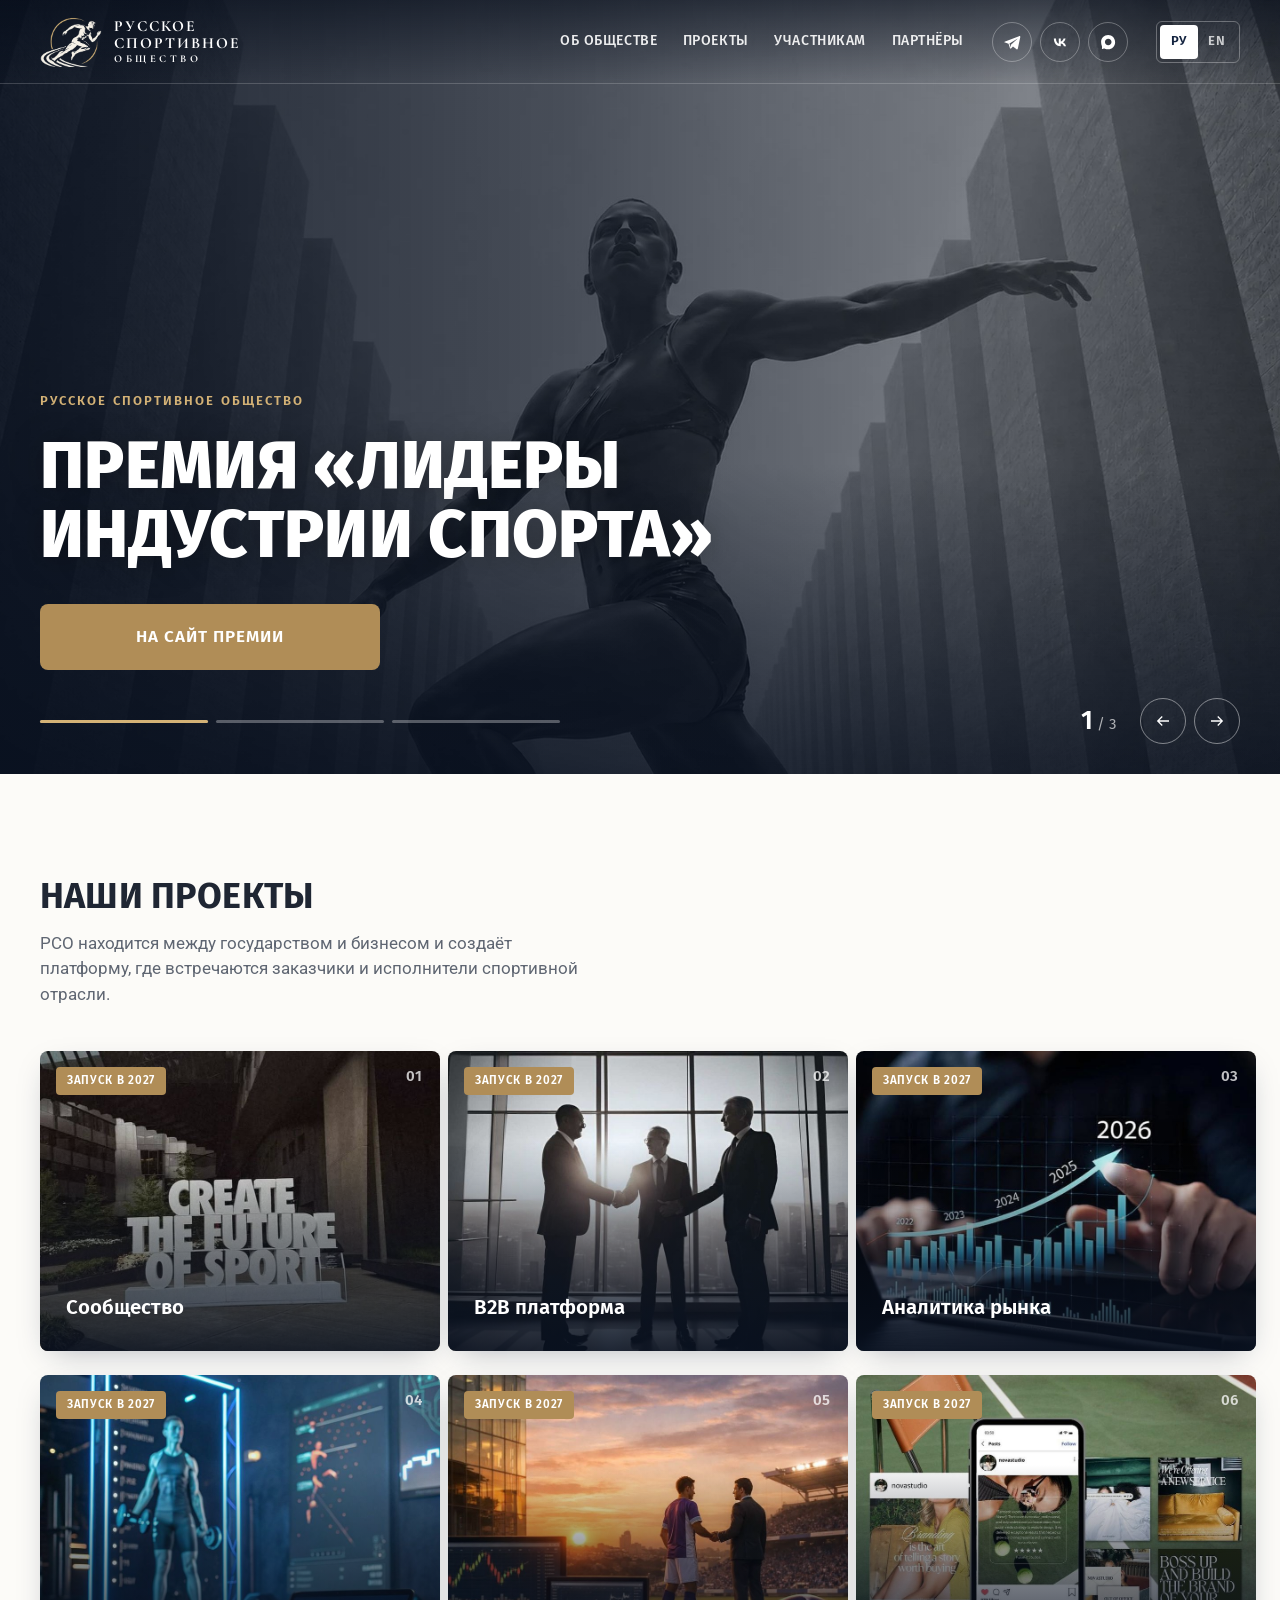
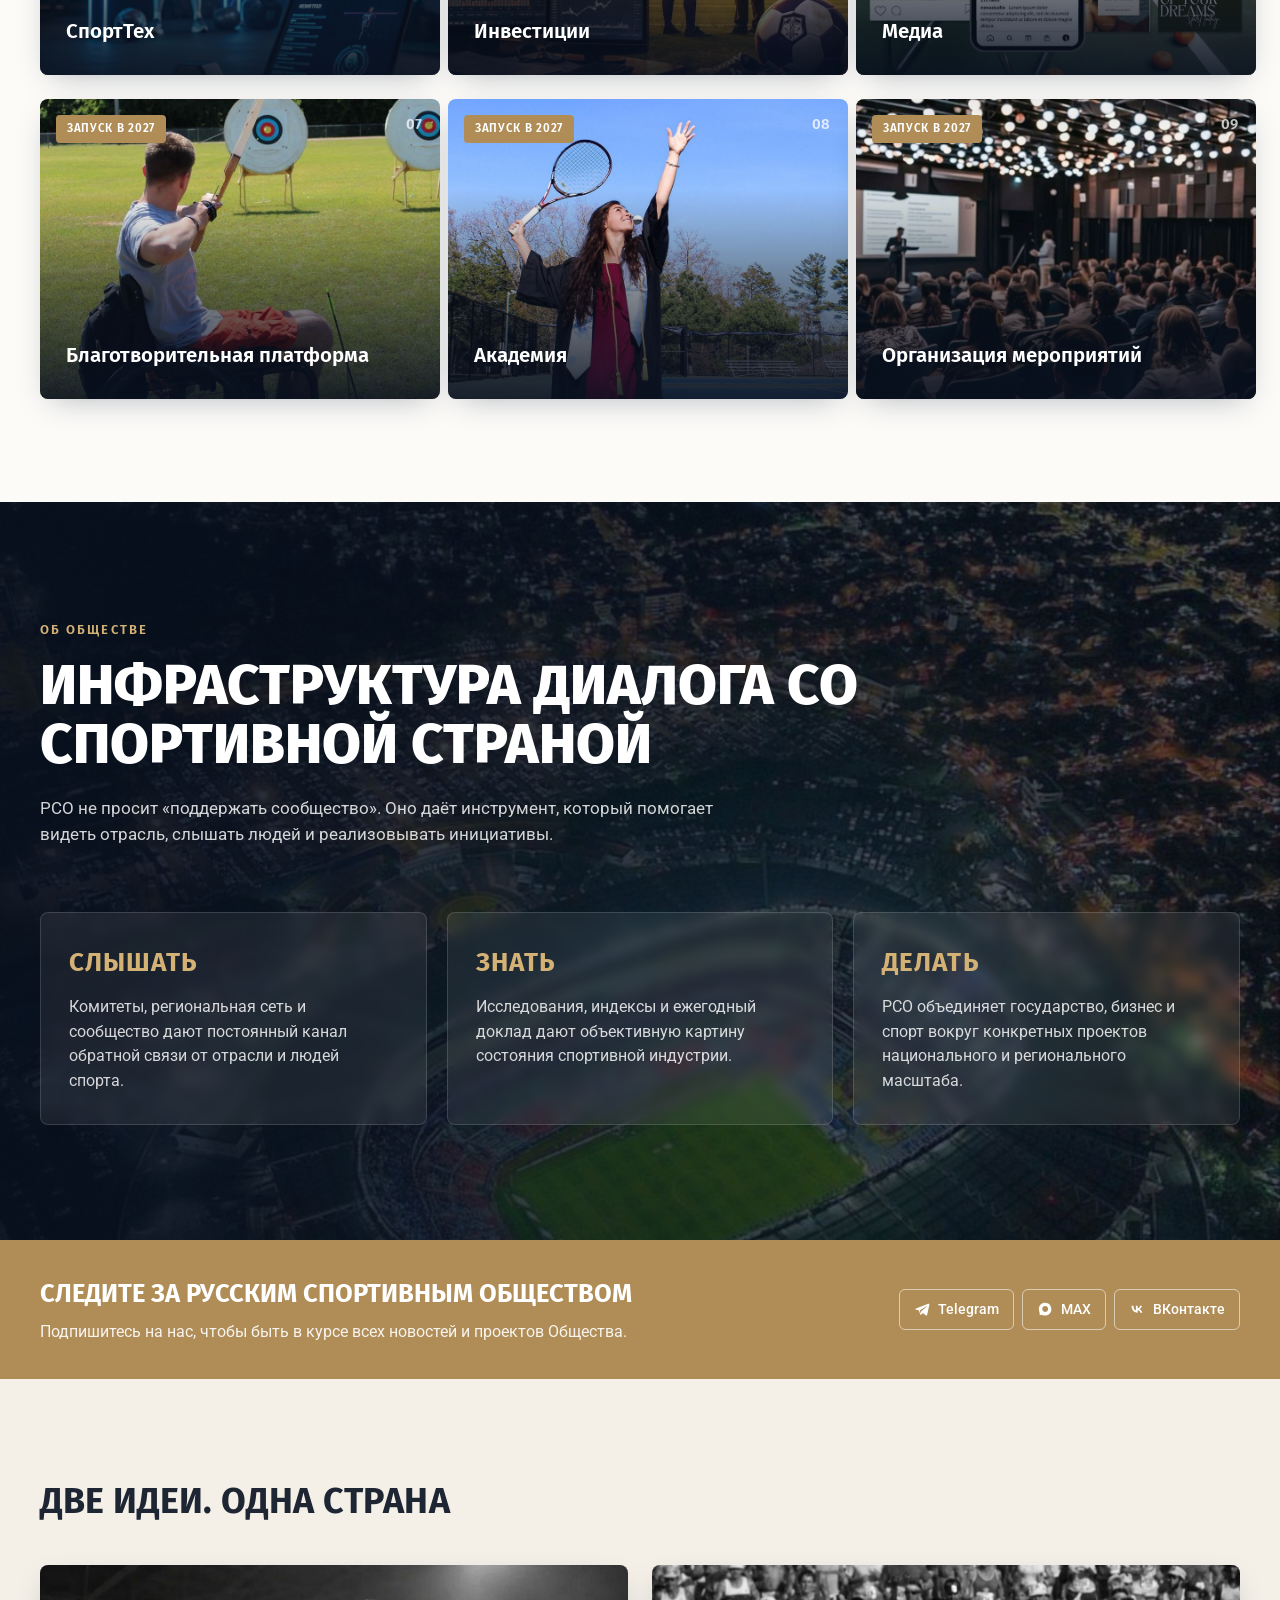
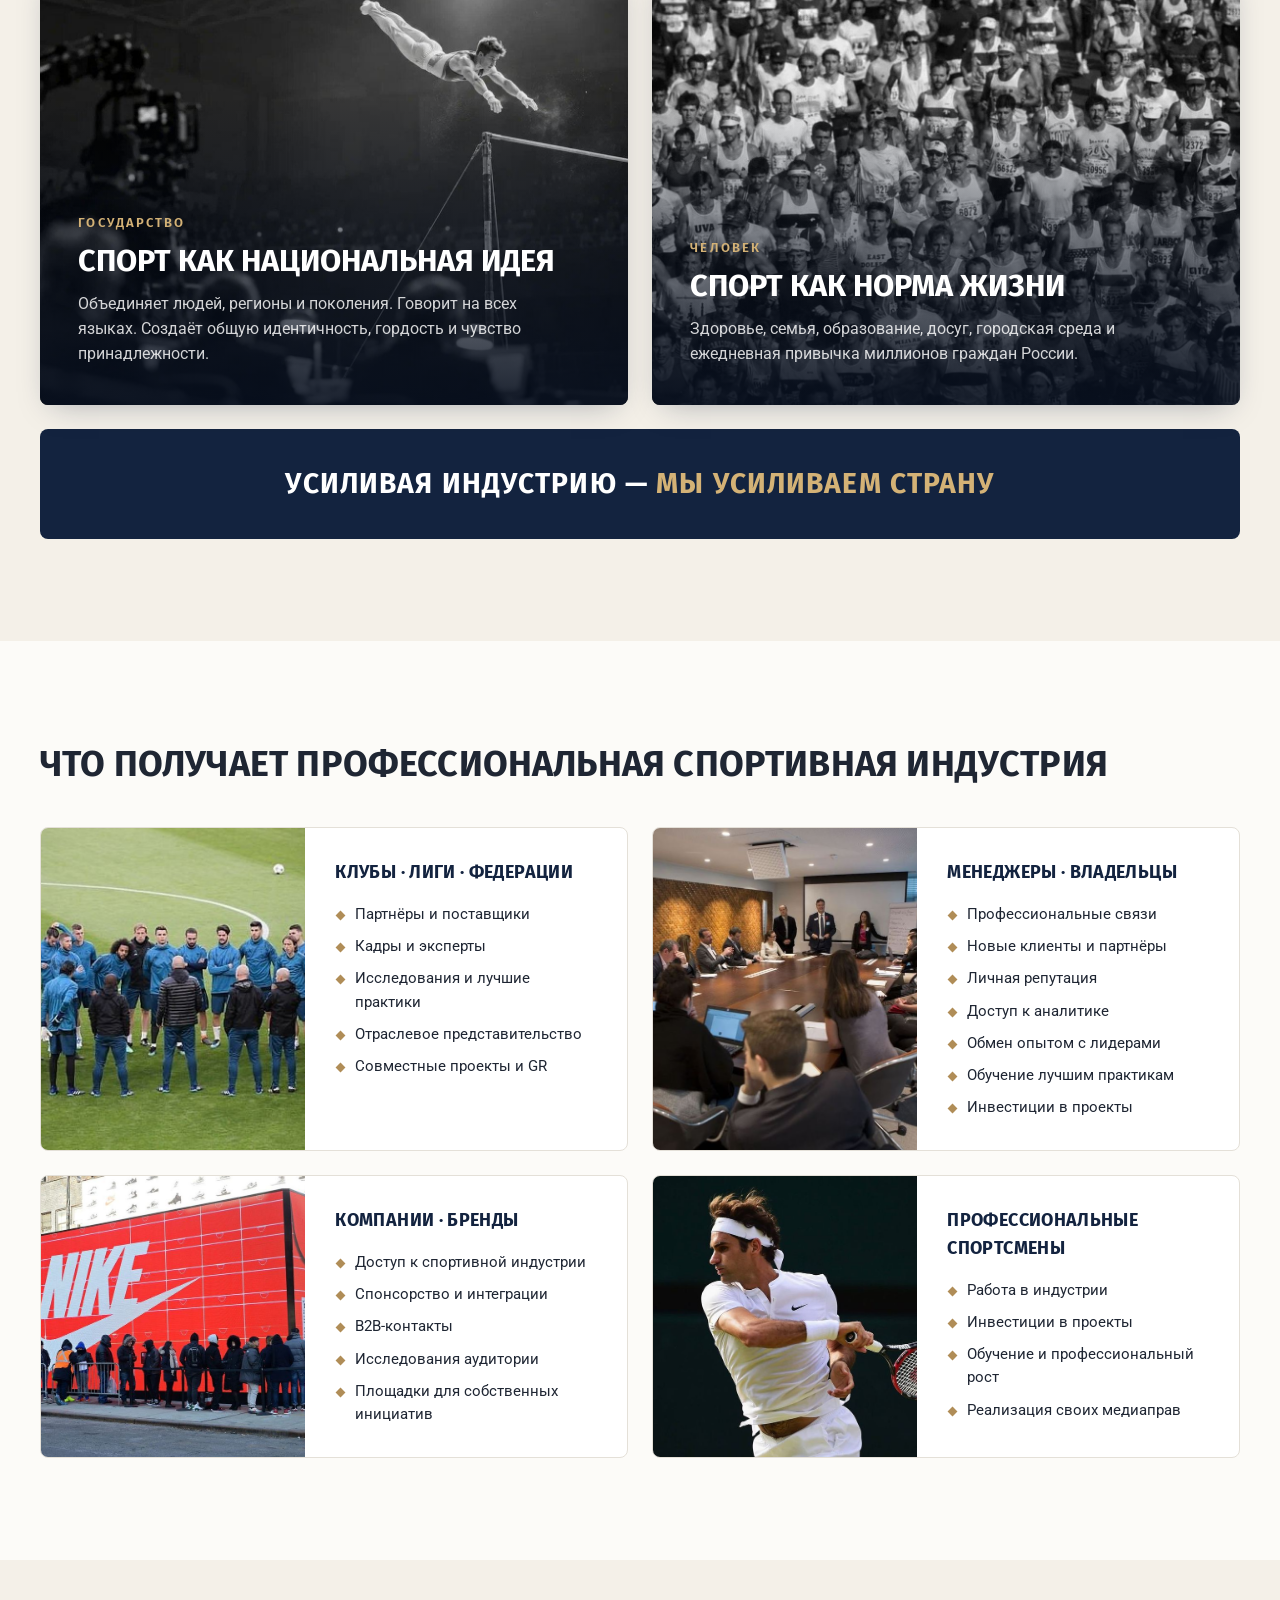
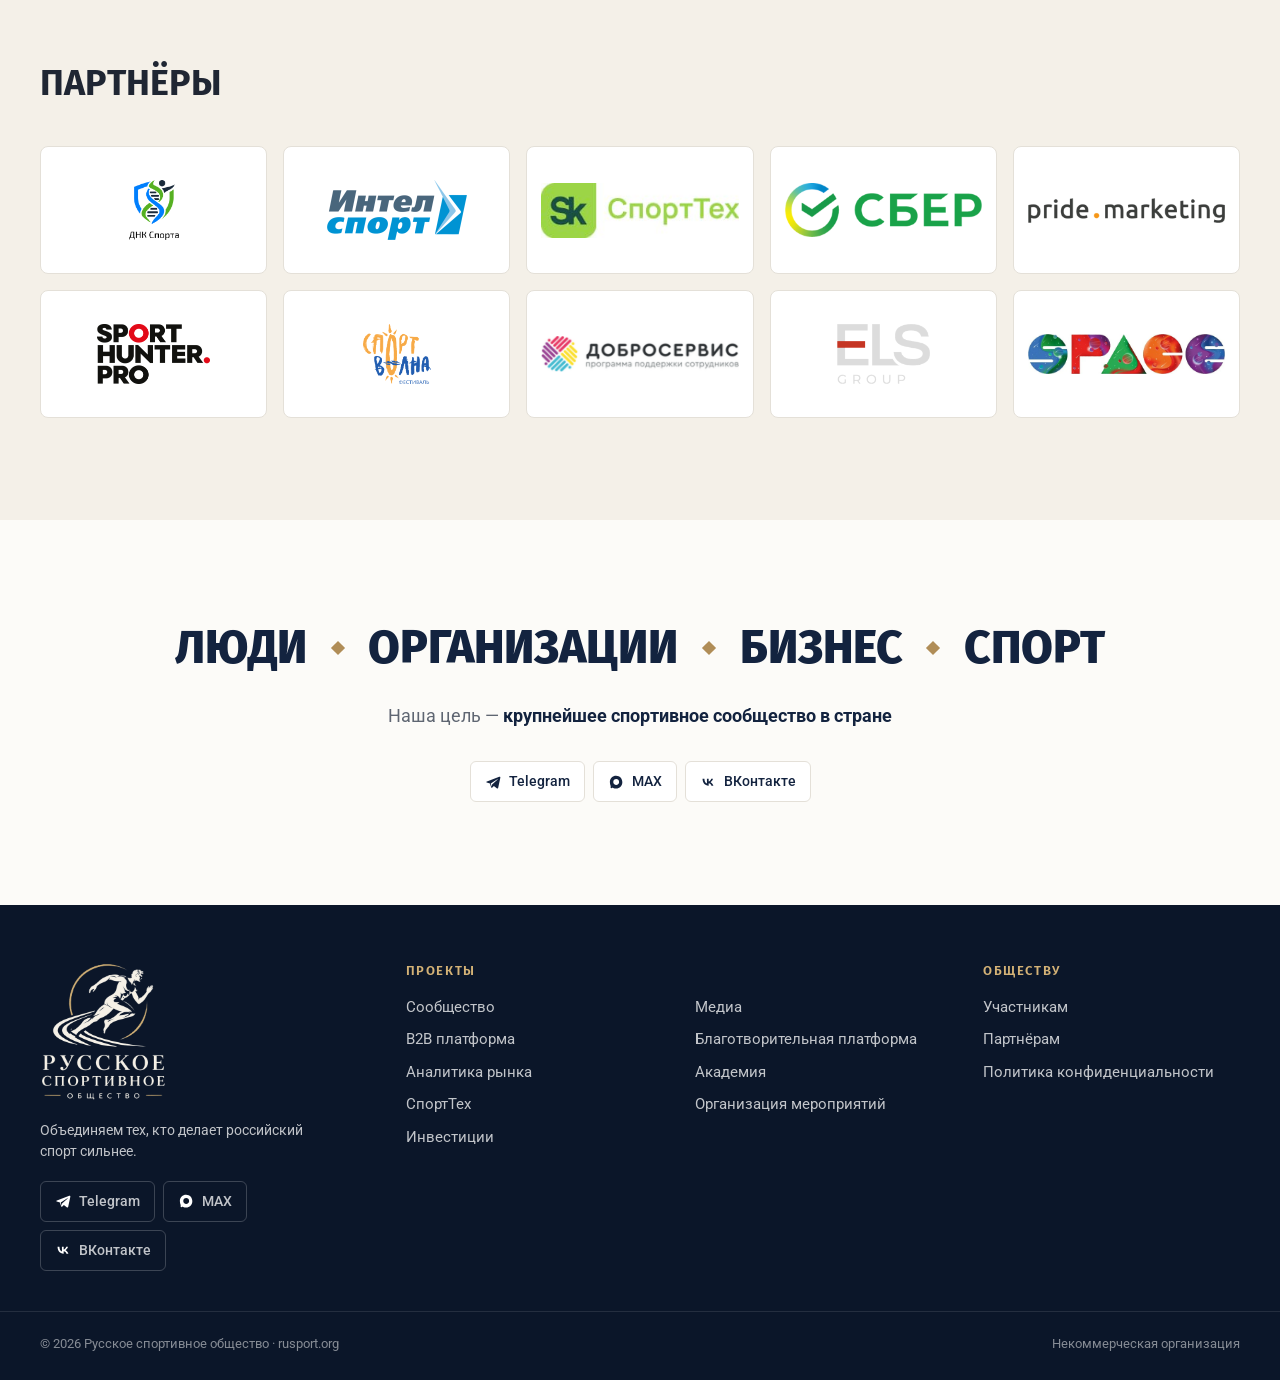
<file: index.html>
<!doctype html>
<html lang="ru">
<head>
  <meta charset="utf-8">
  <meta name="viewport" content="width=device-width, initial-scale=1">
  <title>Русское спортивное общество — объединяем тех, кто делает российский спорт сильнее</title>
  <meta name="description" content="Русское спортивное общество (РСО) — некоммерческая организация, объединяющая предпринимателей, руководителей и экспертов индустрии спорта. Платформа, где встречаются государство, бизнес и спорт.">
  <meta property="og:title" content="Русское спортивное общество">
  <meta property="og:description" content="Объединяем тех, кто делает российский спорт сильнее.">
  <meta property="og:image" content="assets/img/og.jpg">
  <meta name="theme-color" content="#13233f">
  <link rel="icon" href="assets/img/favicon.png?v=2">
  <link rel="apple-touch-icon" href="assets/img/apple-touch-icon.png">
  <link rel="preconnect" href="https://fonts.googleapis.com">
  <link rel="preconnect" href="https://fonts.gstatic.com" crossorigin>
  <link href="https://fonts.googleapis.com/css2?family=Fira+Sans:wght@500;600;700;800&family=Roboto:wght@400;500&family=Cormorant+Garamond:ital,wght@0,700;1,500&display=swap" rel="stylesheet">
  <link rel="preload" as="image" href="assets/img/photos/hero-premium.jpg" fetchpriority="high">
  <link rel="stylesheet" href="assets/css/style.css?v=20261023">
</head>
<body data-page="home" class="page-home">
  <div id="site-header"></div>

  <main>
    <!-- Баннерный слайдер: фото 1920×800 в assets/img/photos/hero-premium.jpg, hero-unite.jpg, hero-nation.jpg -->
    <section class="hero" aria-roledescription="carousel" aria-label="Главное">
      <div class="hero-slides">
        <article class="hero-slide is-active">
          <div class="photo has-photo" data-photo="hero-premium" data-loaded style="background-image:url('assets/img/photos/hero-premium.jpg')"></div>
          <div class="wrap hero-content">
            <span class="kicker">Русское спортивное общество</span>
            <h2 class="title-xl">Премия «Лидеры индустрии спорта»</h2>
            <div class="hero-actions">
              <a class="btn btn-gold" href="https://leaders.sk.ru/" target="_blank" rel="noopener">На сайт премии</a>
            </div>
          </div>
        </article>

        <article class="hero-slide" aria-hidden="true">
          <div class="photo" data-photo="hero-unite"></div>
          <div class="wrap hero-content">
            <h1 class="title-xl">Русское спортивное общество</h1>
            <p>Объединяем тех, кто делает российский спорт сильнее.</p>
          </div>
        </article>

        <article class="hero-slide" aria-hidden="true">
          <div class="photo" data-photo="hero-nation"></div>
          <div class="wrap hero-content">
            <span class="kicker">Русское спортивное общество</span>
            <h2 class="title-xl">Здоровая нация — сильная нация</h2>
          </div>
        </article>
      </div>

      <div class="hero-bar">
        <div class="wrap">
          <div class="hero-progress"></div>
          <span class="hero-count"></span>
          <div class="hero-arrows">
            <button class="round-btn hero-prev" type="button" aria-label="Предыдущий слайд"><svg viewBox="0 0 24 24" fill="none" stroke="currentColor" stroke-width="1.7"><path d="M20 12H5M11 6l-6 6 6 6"/></svg></button>
            <button class="round-btn hero-next" type="button" aria-label="Следующий слайд"><svg viewBox="0 0 24 24" fill="none" stroke="currentColor" stroke-width="1.7"><path d="M4 12h15M13 6l6 6-6 6"/></svg></button>
          </div>
        </div>
      </div>
    </section>

    <!-- Наши проекты -->
    <section class="section" id="projects">
      <div class="wrap">
        <div class="section-head">
          <div>
            <h2 class="h2">Наши проекты</h2>
            <p class="lead">РСО находится между государством и бизнесом и создаёт платформу, где встречаются заказчики и исполнители спортивной отрасли.</p>
          </div>
        </div>
        <div class="grid-3" id="projects-grid"></div>
      </div>
    </section>

    <!-- Инфраструктура диалога: фон assets/img/photos/dialog.jpg -->
    <section class="bleed" id="about">
      <div class="photo" data-photo="dialog"></div>
      <div class="wrap">
        <span class="kicker" style="color:var(--gold-light)">Об обществе</span>
        <h2 class="bleed-title">Инфраструктура диалога со спортивной страной</h2>
        <p class="lead" style="max-width:720px">РСО не просит «поддержать сообщество». Оно даёт инструмент, который помогает видеть отрасль, слышать людей и реализовывать инициативы.</p>
        <div class="pillars">
          <div class="pillar reveal">
            <h3>Слышать</h3>
            <p>Комитеты, региональная сеть и сообщество дают постоянный канал обратной связи от отрасли и людей спорта.</p>
          </div>
          <div class="pillar reveal">
            <h3>Знать</h3>
            <p>Исследования, индексы и ежегодный доклад дают объективную картину состояния спортивной индустрии.</p>
          </div>
          <div class="pillar reveal">
            <h3>Делать</h3>
            <p>РСО объединяет государство, бизнес и спорт вокруг конкретных проектов национального и регионального масштаба.</p>
          </div>
        </div>
      </div>
    </section>

    <!-- Соцсети -->
    <section class="band band-gold">
      <div class="wrap">
        <div>
          <h2 class="band-title">Следите за Русским спортивным обществом</h2>
          <p>Подпишитесь на нас, чтобы быть в курсе всех новостей и проектов Общества.</p>
        </div>
        <div class="socials socials-mount"></div>
      </div>
    </section>

    <!-- Две идеи: фото idea-state.jpg, idea-life.jpg -->
    <section class="section section-ivory">
      <div class="wrap">
        <div class="section-head">
          <h2 class="h2">Две идеи. Одна страна</h2>
        </div>
        <div class="ideas">
          <div class="pcard idea reveal">
            <div class="photo" data-photo="idea-state"></div>
            <div class="pcard-body">
              <span class="kicker">Государство</span>
              <h3 class="pcard-title">Спорт как национальная идея</h3>
              <p class="pcard-text">Объединяет людей, регионы и поколения. Говорит на всех языках. Создаёт общую идентичность, гордость и чувство принадлежности.</p>
            </div>
          </div>
          <div class="pcard idea reveal">
            <div class="photo" data-photo="idea-life"></div>
            <div class="pcard-body">
              <span class="kicker">Человек</span>
              <h3 class="pcard-title">Спорт как норма жизни</h3>
              <p class="pcard-text">Здоровье, семья, образование, досуг, городская среда и ежедневная привычка миллионов граждан России.</p>
            </div>
          </div>
        </div>
        <div class="ideas-result reveal">Усиливая индустрию — <span>мы усиливаем страну</span></div>
      </div>
    </section>

    <!-- Что получает индустрия: статичный блок 2×2, фото audience-<id>.jpg -->
    <section class="section" id="members">
      <div class="wrap">
        <div class="section-head">
          <h2 class="h2">Что получает профессиональная спортивная индустрия</h2>
        </div>
        <div class="values" id="audience-grid"></div>
      </div>
    </section>

    <!-- Партнёры -->
    <section class="section section-ivory" id="partners">
      <div class="wrap">
        <div class="section-head">
          <h2 class="h2">Партнёры</h2>
        </div>
        <div class="partners">
          <div class="partner reveal" style="transition-delay:0ms"><img src="assets/img/partners/dna.png" alt="ДНК Спорта" loading="lazy"></div>
          <div class="partner reveal" style="transition-delay:160ms"><img src="assets/img/partners/intelsport.png" alt="Интелспорт" loading="lazy"></div>
          <div class="partner reveal" style="transition-delay:320ms"><img src="assets/img/partners/sporttech.png" alt="СпортТех Сколково" loading="lazy"></div>
          <div class="partner reveal" style="transition-delay:480ms"><img src="assets/img/partners/sber.png" alt="Сбер" loading="lazy"></div>
          <div class="partner reveal" style="transition-delay:640ms"><img src="assets/img/partners/pride.png" alt="Pride Marketing" loading="lazy"></div>
          <div class="partner reveal" style="transition-delay:800ms"><img src="assets/img/partners/sporthunter.png" alt="SportHunter" loading="lazy"></div>
          <div class="partner reveal" style="transition-delay:960ms"><img src="assets/img/partners/sportvolna.png" alt="Спортволна" loading="lazy"></div>
          <div class="partner reveal" style="transition-delay:1120ms"><img src="assets/img/partners/dobroservis.png" alt="Добросервис" loading="lazy"></div>
          <div class="partner reveal" style="transition-delay:1280ms"><img src="assets/img/partners/eus.png" alt="ЕЮС групп" loading="lazy"></div>
          <div class="partner reveal" style="transition-delay:1440ms"><img src="assets/img/partners/space.png" alt="SPACE" loading="lazy"></div>
        </div>
      </div>
    </section>

    <!-- Манифест -->
    <section class="section manifesto">
      <div class="wrap">
        <div class="manifesto-words reveal">
          <span>Люди</span><i></i><span>Организации</span><i></i><span>Бизнес</span><i></i><span>Спорт</span>
        </div>
        <p class="manifesto-claim reveal">Наша цель — <b>крупнейшее спортивное сообщество в стране</b></p>
        <div class="socials socials-dark socials-mount"></div>
      </div>
    </section>
  </main>

  <div id="site-footer"></div>

  <script src="assets/js/data.js?v=20261023b"></script>
  <script src="assets/js/i18n.js?v=20261023b"></script>
  <script src="assets/js/main.js?v=20261023b"></script>
</body>
</html>
</file>
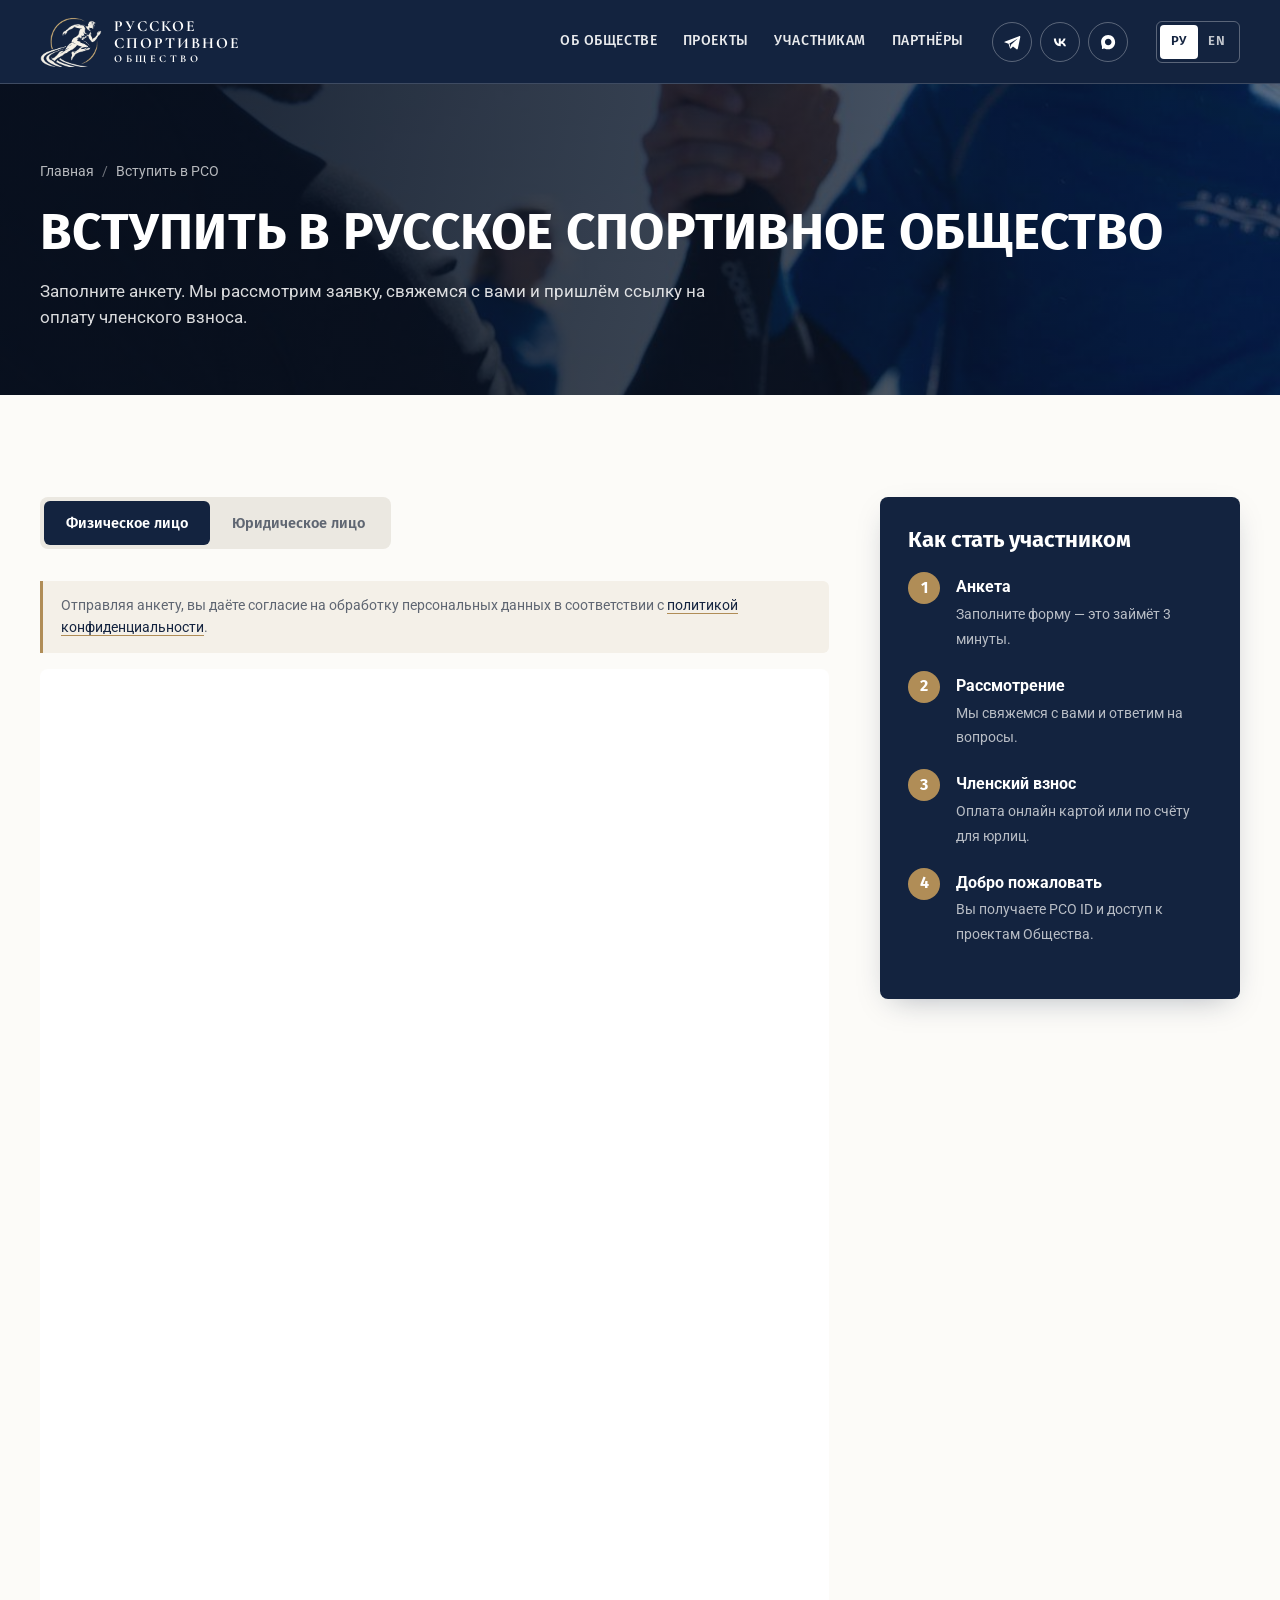
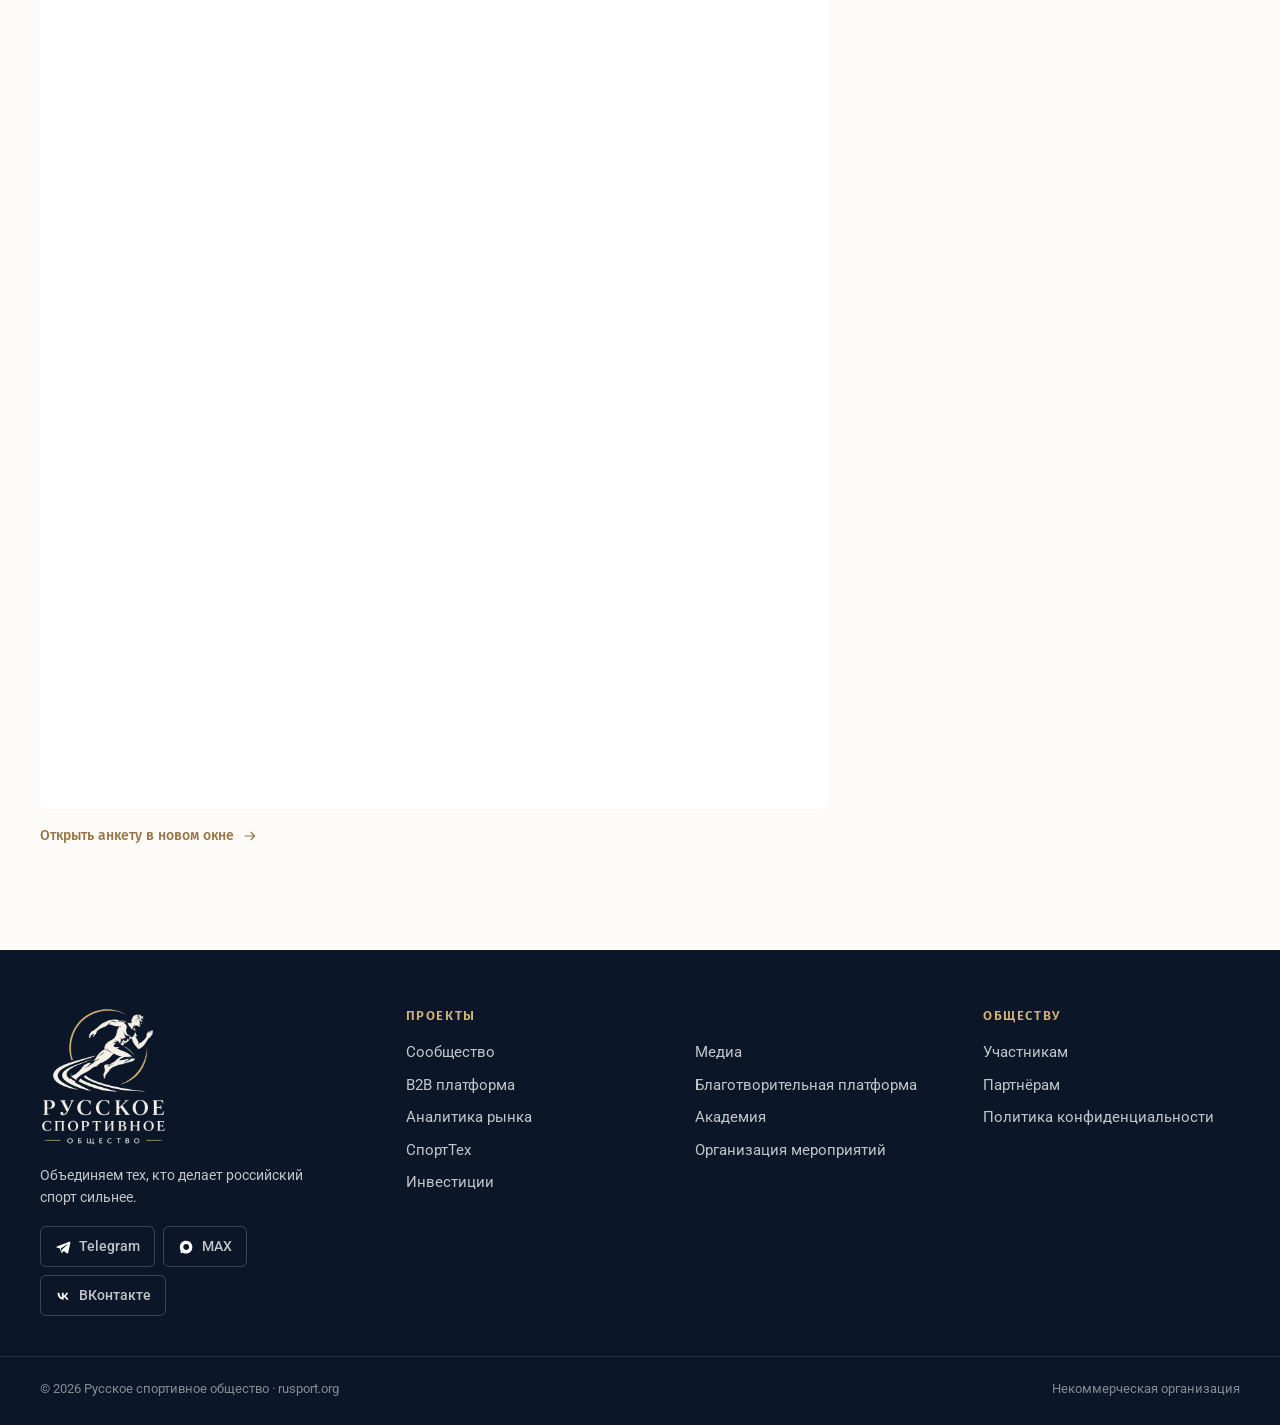
<file: join.html>
<!doctype html>
<html lang="ru">
<head>
  <meta charset="utf-8">
  <meta name="viewport" content="width=device-width, initial-scale=1">
  <title>Вступить — Русское спортивное общество</title>
  <meta name="description" content="Анкета для вступления в Русское спортивное общество для физических и юридических лиц.">
  <meta name="robots" content="noindex, nofollow">
  <meta name="theme-color" content="#13233f">
  <link rel="icon" href="assets/img/favicon.png?v=2">
  <link rel="apple-touch-icon" href="assets/img/apple-touch-icon.png">
  <link rel="preconnect" href="https://fonts.googleapis.com">
  <link rel="preconnect" href="https://fonts.gstatic.com" crossorigin>
  <link href="https://fonts.googleapis.com/css2?family=Fira+Sans:wght@500;600;700;800&family=Roboto:wght@400;500&family=Cormorant+Garamond:ital,wght@0,700;1,500&display=swap" rel="stylesheet">
  <link rel="stylesheet" href="assets/css/style.css?v=20261023">
</head>
<body data-page="join">
  <div id="site-header"></div>
  <main>
    <section class="page-hero">
      <div class="photo" data-photo="join"></div>
      <div class="wrap">
        <nav class="crumbs" aria-label="Навигация"><a href="index.html">Главная</a><span>Вступить в РСО</span></nav>
        <h1 class="h1">Вступить в Русское спортивное общество</h1>
        <p class="lead">Заполните анкету. Мы рассмотрим заявку, свяжемся с вами и пришлём ссылку на оплату членского взноса.</p>
      </div>
    </section>

    <section class="section">
      <div class="wrap join">
        <div>
          <div class="tabs" role="tablist">
            <button class="tab is-active" type="button" role="tab" data-type="person">Физическое лицо</button>
            <button class="tab" type="button" role="tab" data-type="company">Юридическое лицо</button>
          </div>

          <!-- Анкета — Google Форма (ссылки в assets/js/data.js → RSO_FORMS) -->
          <div class="gform" id="gform"></div>
        </div>

        <aside class="aside">
          <h3>Как стать участником</h3>
          <ol class="steps">
            <li><b>Анкета</b><span>Заполните форму — это займёт 3 минуты.</span></li>
            <li><b>Рассмотрение</b><span>Мы свяжемся с вами и ответим на вопросы.</span></li>
            <li><b>Членский взнос</b><span>Оплата онлайн картой или по счёту для юрлиц.</span></li>
            <li><b>Добро пожаловать</b><span>Вы получаете РСО ID и доступ к проектам Общества.</span></li>
          </ol>
        </aside>
      </div>
    </section>
  </main>

  <div id="site-footer"></div>

  <script src="assets/js/data.js?v=20261023b"></script>
  <script src="assets/js/i18n.js?v=20261023b"></script>
  <script src="assets/js/main.js?v=20261023b"></script>
</body>
</html>
</file>
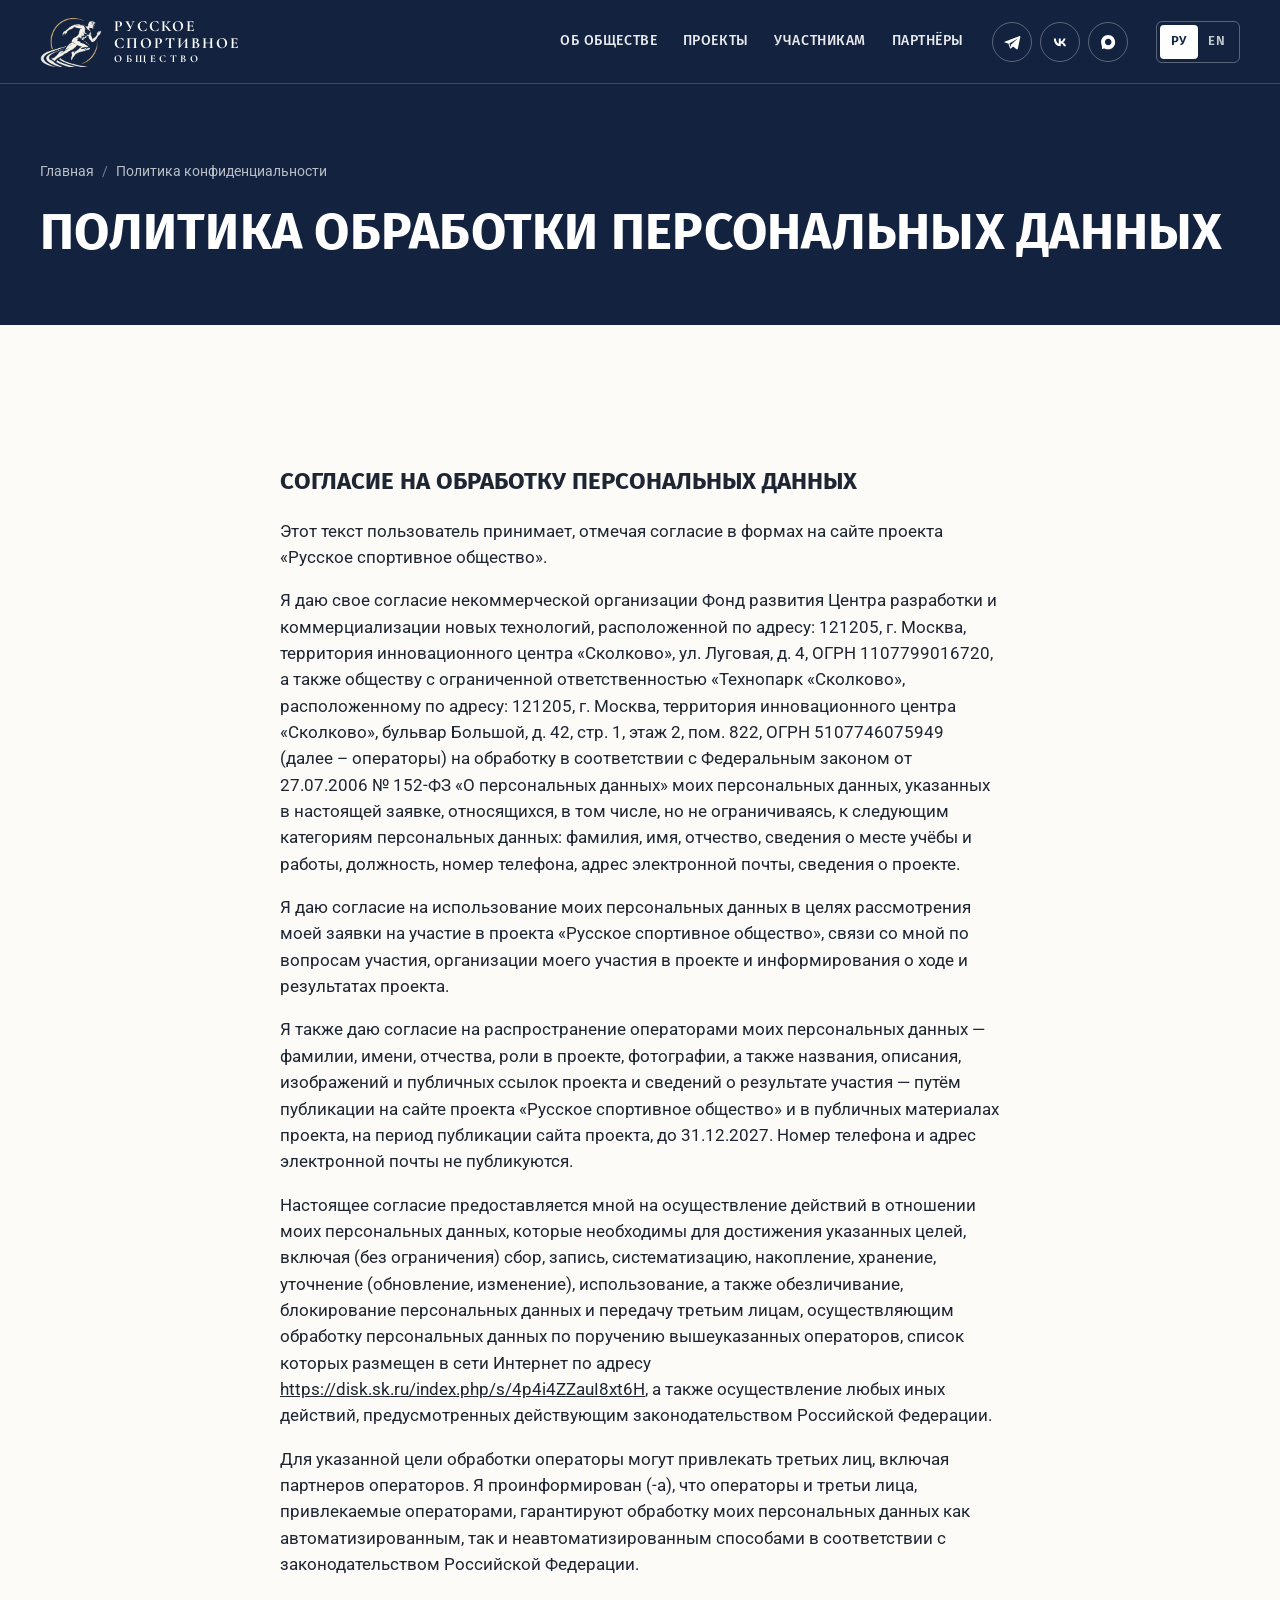
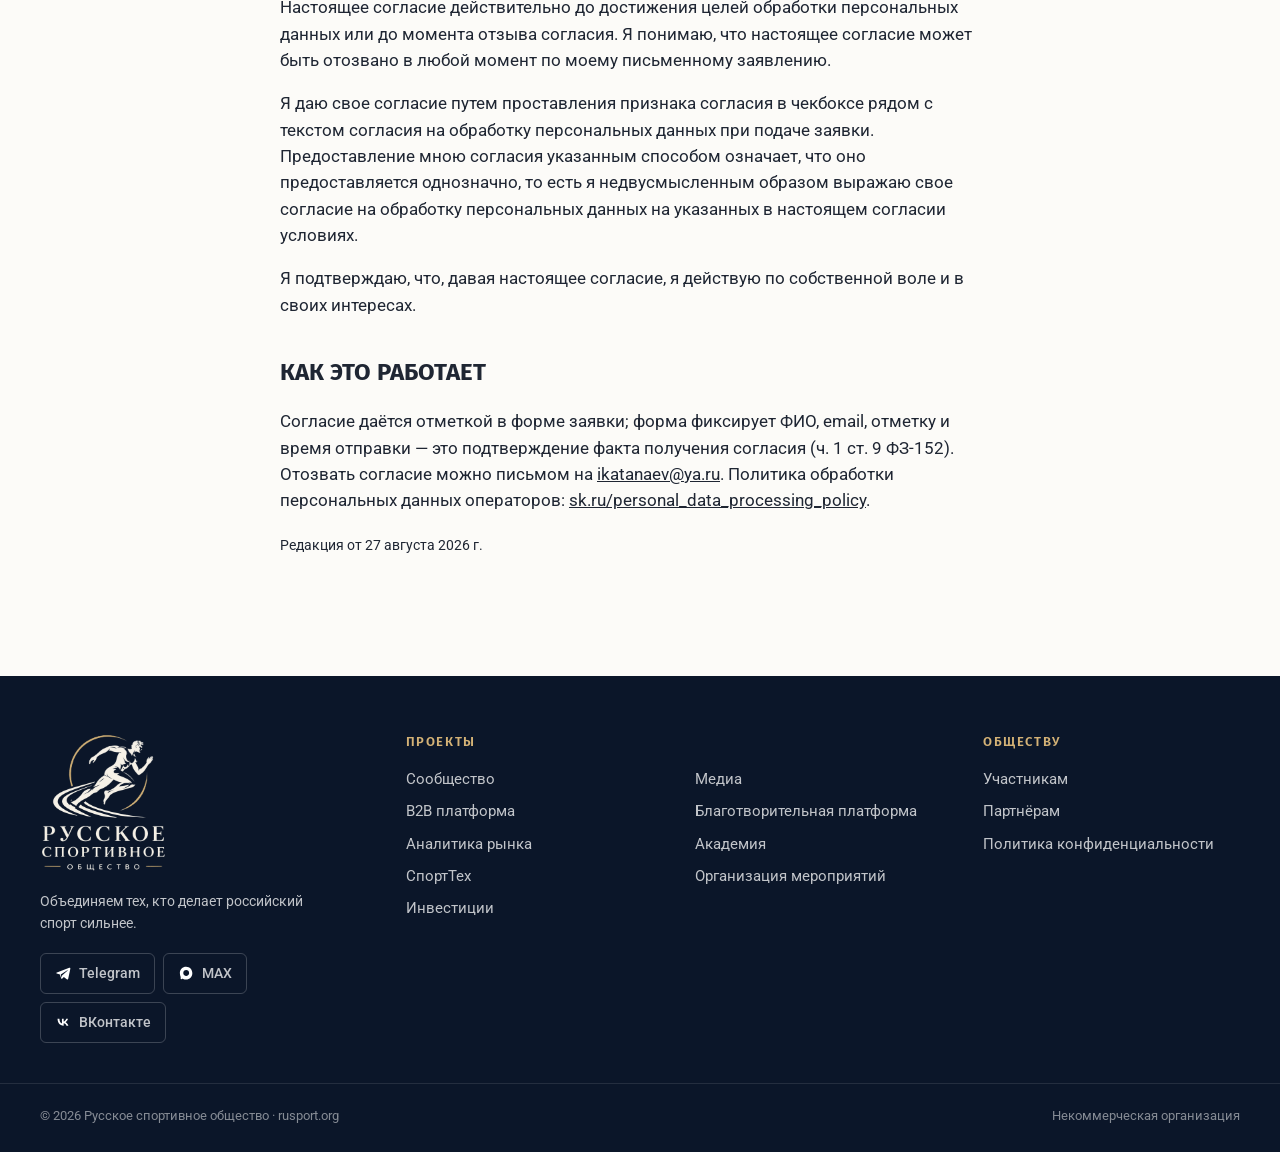
<file: privacy.html>
<!doctype html>
<html lang="ru">
<head>
  <meta charset="utf-8">
  <meta name="viewport" content="width=device-width, initial-scale=1">
  <title>Политика конфиденциальности — Русское спортивное общество</title>
  <meta name="description" content="Политика обработки персональных данных.">
  <meta name="theme-color" content="#13233f">
  <link rel="icon" href="assets/img/favicon.png?v=2">
  <link rel="apple-touch-icon" href="assets/img/apple-touch-icon.png">
  <link rel="preconnect" href="https://fonts.googleapis.com">
  <link rel="preconnect" href="https://fonts.gstatic.com" crossorigin>
  <link href="https://fonts.googleapis.com/css2?family=Fira+Sans:wght@500;600;700;800&family=Roboto:wght@400;500&family=Cormorant+Garamond:ital,wght@0,700;1,500&display=swap" rel="stylesheet">
  <link rel="stylesheet" href="assets/css/style.css?v=20261023">
</head>
<body data-page="privacy">
  <div id="site-header"></div>
  <main>
    <section class="page-hero page-hero-plain">
      <div class="wrap">
        <nav class="crumbs" aria-label="Навигация"><a href="index.html">Главная</a><span>Политика конфиденциальности</span></nav>
        <h1 class="h1">Политика обработки персональных данных</h1>
      </div>
    </section>
    <section class="section">
      <div class="wrap prose">
        <h2>Согласие на обработку персональных данных</h2>
        <p>Этот текст пользователь принимает, отмечая согласие в формах на сайте проекта «Русское спортивное общество».</p>
        <p>Я даю свое согласие некоммерческой организации Фонд развития Центра разработки и коммерциализации новых технологий, расположенной по адресу: 121205, г. Москва, территория инновационного центра «Сколково», ул. Луговая, д. 4, ОГРН 1107799016720, а также обществу с ограниченной ответственностью «Технопарк «Сколково», расположенному по адресу: 121205, г. Москва, территория инновационного центра «Сколково», бульвар Большой, д. 42, стр. 1, этаж 2, пом. 822, ОГРН 5107746075949 (далее – операторы) на обработку в соответствии с Федеральным законом от 27.07.2006 № 152-ФЗ «О персональных данных» моих персональных данных, указанных в настоящей заявке, относящихся, в том числе, но не ограничиваясь, к следующим категориям персональных данных: фамилия, имя, отчество, сведения о месте учёбы и работы, должность, номер телефона, адрес электронной почты, сведения о проекте.</p>
        <p>Я даю согласие на использование моих персональных данных в целях рассмотрения моей заявки на участие в проекта «Русское спортивное общество», связи со мной по вопросам участия, организации моего участия в проекте и информирования о ходе и результатах проекта.</p>
        <p>Я также даю согласие на распространение операторами моих персональных данных — фамилии, имени, отчества, роли в проекте, фотографии, а также названия, описания, изображений и публичных ссылок проекта и сведений о результате участия — путём публикации на сайте проекта «Русское спортивное общество» и в публичных материалах проекта, на период публикации сайта проекта, до 31.12.2027. Номер телефона и адрес электронной почты не публикуются.</p>
        <p>Настоящее согласие предоставляется мной на осуществление действий в отношении моих персональных данных, которые необходимы для достижения указанных целей, включая (без ограничения) сбор, запись, систематизацию, накопление, хранение, уточнение (обновление, изменение), использование, а также обезличивание, блокирование персональных данных и передачу третьим лицам, осуществляющим обработку персональных данных по поручению вышеуказанных операторов, список которых размещен в сети Интернет по адресу <a href="https://disk.sk.ru/index.php/s/4p4i4ZZauI8xt6H" target="_blank" rel="noopener noreferrer" style="text-decoration:underline">https://disk.sk.ru/index.php/s/4p4i4ZZauI8xt6H</a>, а также осуществление любых иных действий, предусмотренных действующим законодательством Российской Федерации.</p>
        <p>Для указанной цели обработки операторы могут привлекать третьих лиц, включая партнеров операторов. Я проинформирован (-а), что операторы и третьи лица, привлекаемые операторами, гарантируют обработку моих персональных данных как автоматизированным, так и неавтоматизированным способами в соответствии с законодательством Российской Федерации.</p>
        <p>Настоящее согласие действительно до достижения целей обработки персональных данных или до момента отзыва согласия. Я понимаю, что настоящее согласие может быть отозвано в любой момент по моему письменному заявлению.</p>
        <p>Я даю свое согласие путем проставления признака согласия в чекбоксе рядом с текстом согласия на обработку персональных данных при подаче заявки. Предоставление мною согласия указанным способом означает, что оно предоставляется однозначно, то есть я недвусмысленным образом выражаю свое согласие на обработку персональных данных на указанных в настоящем согласии условиях.</p>
        <p>Я подтверждаю, что, давая настоящее согласие, я действую по собственной воле и в своих интересах.</p>
        <h2>Как это работает</h2>
        <p>Согласие даётся отметкой в форме заявки; форма фиксирует ФИО, email, отметку и время отправки — это подтверждение факта получения согласия (ч. 1 ст. 9 ФЗ-152). Отозвать согласие можно письмом на <a href="mailto:ikatanaev@ya.ru" style="text-decoration:underline">ikatanaev@ya.ru</a>. Политика обработки персональных данных операторов: <a href="https://sk.ru/personal_data_processing_policy/" target="_blank" rel="noopener noreferrer" style="text-decoration:underline">sk.ru/personal_data_processing_policy</a>.</p>
        <p><small>Редакция от 27 августа 2026 г.</small></p>
      </div>
    </section>
  </main>

  <div id="site-footer"></div>

  <script src="assets/js/data.js?v=20261023b"></script>
  <script src="assets/js/i18n.js?v=20261023b"></script>
  <script src="assets/js/main.js?v=20261023b"></script>
</body>
</html>
</file>
<file: assets/css/style.css>
/* Русское спортивное общество — rusport.org
   Layout patterns after rgo.ru; palette from the RSO logo (navy · gold · ivory). */

:root {
  --navy: #13233f;
  --navy-2: #1d3157;
  --navy-deep: #0b1629;
  --gold: #b08d57;
  --gold-dark: #977445;
  --gold-light: #d4b276;
  --bg: #fcfbf8;
  --ivory: #f4f0e8;
  --white: #ffffff;
  --ink: #1f2633;
  --muted: #5f6672;
  --line: #e4e0d8;
  --shadow: 0 10px 30px -12px rgba(19, 35, 63, 0.35);

  --head: "Fira Sans", "Roboto", Arial, sans-serif;
  --body: "Roboto", Arial, sans-serif;
  --serif: "Cormorant Garamond", Georgia, serif;

  --wrap: 1320px;
  --gutter: clamp(16px, 3.2vw, 40px);
  --radius: 8px;
  --ease: cubic-bezier(0.22, 0.61, 0.36, 1);
  --header-h: 84px;
}

*,
*::before,
*::after { box-sizing: border-box; }

html { scroll-behavior: smooth; -webkit-text-size-adjust: 100%; overflow-x: clip; }

body {
  margin: 0;
  font-family: var(--body);
  font-size: 16px;
  line-height: 1.55;
  color: var(--ink);
  background: var(--bg);
  -webkit-font-smoothing: antialiased;
  overflow-x: hidden;
}

img, video, iframe { max-width: 100%; display: block; }
a { color: inherit; text-decoration: none; }
button, input, select, textarea { font: inherit; color: inherit; }
[hidden] { display: none !important; }

.wrap { width: 100%; max-width: var(--wrap); margin: 0 auto; padding: 0 var(--gutter); }

/* ---------- Typography ---------- */

.h1, .h2, .title-xl {
  font-family: var(--head);
  font-weight: 700;
  line-height: 1.12;
  margin: 0;
  text-transform: uppercase;
  letter-spacing: 0.005em;
}
.title-xl { font-size: clamp(34px, 5.2vw, 72px); font-weight: 800; line-height: 1.04; }
.h1 { font-size: clamp(30px, 4vw, 52px); }
.h2 { font-size: clamp(26px, 2.8vw, 38px); }
.lead { font-size: clamp(16px, 1.3vw, 19px); color: var(--muted); margin: 0; }
.kicker {
  display: inline-block;
  font-family: var(--head);
  font-size: 13px;
  font-weight: 600;
  letter-spacing: 0.16em;
  text-transform: uppercase;
  color: var(--gold);
}

/* ---------- Buttons & links ---------- */

.btn {
  display: inline-flex;
  align-items: center;
  justify-content: center;
  gap: 10px;
  min-height: 50px;
  padding: 0 30px;
  border: 1px solid transparent;
  border-radius: 6px;
  font-family: var(--head);
  font-size: 14px;
  font-weight: 600;
  letter-spacing: 0.06em;
  text-transform: uppercase;
  cursor: pointer;
  white-space: nowrap;
  transition: background 0.2s, color 0.2s, border-color 0.2s, box-shadow 0.2s;
}
.btn svg { width: 18px; height: 18px; flex: none; }
.btn-gold { background: var(--gold); color: var(--white); }
.btn-gold:hover { background: var(--gold-dark); }

.more-link {
  display: inline-flex;
  align-items: center;
  gap: 12px;
  font-family: var(--head);
  font-size: 13px;
  font-weight: 500;
  letter-spacing: 0.06em;
  text-transform: uppercase;
  color: var(--gold-dark);
  white-space: nowrap;
}
.more-link svg { width: 18px; transition: transform 0.2s var(--ease); }
.more-link:hover svg { transform: translateX(4px); }

/* ---------- Header ---------- */

.site-header {
  position: fixed;
  inset: 0 0 auto;
  z-index: 60;
  color: var(--white);
  background: var(--navy);
  transition: background 0.3s, box-shadow 0.3s;
}
.page-home .site-header:not(.is-solid) { background: linear-gradient(rgba(6, 13, 26, 0.6), rgba(6, 13, 26, 0)); }
.site-header.is-solid { background: rgba(11, 22, 41, 0.97); box-shadow: 0 6px 24px -12px rgba(0, 0, 0, 0.5); }
.header-row {
  display: flex;
  align-items: center;
  gap: 28px;
  height: var(--header-h);
  border-bottom: 1px solid rgba(255, 255, 255, 0.18);
}
.site-header.is-solid .header-row { border-bottom-color: transparent; }

.brand { display: flex; align-items: center; gap: 12px; flex: none; }
.brand img { width: 62px; height: auto; }
.brand-name {
  font-family: var(--serif);
  font-size: 15.5px;
  font-weight: 700;
  line-height: 1.04;
  letter-spacing: 0.13em;
  text-transform: uppercase;
  color: var(--white);
}
.brand-name small { display: block; font-size: 10.5px; letter-spacing: 0.34em; margin-top: 3px; }

.nav { display: flex; align-items: center; gap: clamp(16px, 2vw, 30px); margin-left: auto; }
.nav a {
  font-family: var(--head);
  font-size: 14px;
  font-weight: 500;
  letter-spacing: 0.04em;
  text-transform: uppercase;
  opacity: 0.9;
  padding: 6px 0;
  border-bottom: 2px solid transparent;
  transition: border-color 0.2s, opacity 0.2s;
}
.nav a:hover, .nav a.is-active { opacity: 1; border-bottom-color: var(--gold-light); }
.header-cta { min-height: 42px; padding: 0 20px; font-size: 13px; }
.lang-switch { display: flex; flex: none; padding: 3px; border: 1px solid rgba(255, 255, 255, 0.3); border-radius: 6px; }
.lang-switch button {
  min-width: 38px;
  height: 34px;
  padding: 0 8px;
  border: 0;
  border-radius: 4px;
  background: transparent;
  color: rgba(255, 255, 255, 0.75);
  font-family: var(--head);
  font-size: 13px;
  font-weight: 600;
  letter-spacing: 0.04em;
  cursor: pointer;
  transition: background 0.2s, color 0.2s;
}
.lang-switch button:hover { color: var(--white); }
.lang-switch button.is-active { background: var(--white); color: var(--navy); cursor: default; }

.burger {
  display: none;
  margin-left: auto;
  width: 44px; height: 44px;
  padding: 0;
  border: 1px solid rgba(255, 255, 255, 0.3);
  border-radius: 6px;
  background: transparent;
  cursor: pointer;
  position: relative;
}
.burger span, .burger span::before, .burger span::after {
  position: absolute; left: 50%;
  width: 20px; height: 2px;
  margin-left: -10px;
  background: var(--white);
  transition: transform 0.3s var(--ease), background 0.2s;
}
.burger span { top: 50%; margin-top: -1px; }
.burger span::before, .burger span::after { content: ""; left: 0; margin-left: 0; }
.burger span::before { top: -6px; }
.burger span::after { top: 6px; }
.nav-open .burger span { background: transparent; }
.nav-open .burger span::before { transform: translateY(6px) rotate(45deg); }
.nav-open .burger span::after { transform: translateY(-6px) rotate(-45deg); }
.nav .nav-join { display: none; }

@media (max-width: 1100px) {
  :root { --header-h: 70px; }
  .brand img { width: 52px; }
  .burger { display: block; flex: 0 0 44px; min-width: 44px; margin-left: 8px; }
  .lang-switch { flex: 0 0 auto; margin-left: auto; }
  .header-row { gap: 12px; }
  .brand { flex: 0 1 auto; min-width: 0; overflow: hidden; }
  .brand img { flex: none; }
  .brand-name { white-space: nowrap; }
  .header-cta { display: none; }
  .nav {
    position: fixed;
    top: var(--header-h); left: 0; right: 0; bottom: 0;
    flex-direction: column;
    align-items: stretch;
    gap: 0;
    padding: 12px var(--gutter) 32px;
    background: var(--navy-deep);
    overflow-y: auto;
    transform: translateX(100%);
    transition: transform 0.35s var(--ease);
  }
  .nav a { font-size: 17px; padding: 18px 0; border-bottom: 1px solid rgba(255, 255, 255, 0.1); }
  .nav a:hover, .nav a.is-active { border-bottom-color: rgba(255, 255, 255, 0.1); color: var(--gold-light); }
  .nav .nav-join { display: flex; margin-top: 28px; border: 0; color: var(--white); }
  .nav-open { overflow: hidden; }
  .nav-open .nav { transform: none; }
  .nav-open .site-header { background: var(--navy-deep); }
}

@media (max-width: 400px) {
  .brand { gap: 8px; }
  .brand img { width: 42px; }
  .brand-name { font-size: 13px; letter-spacing: 0.08em; }
  .brand-name small { font-size: 9.5px; letter-spacing: 0.24em; }
  .lang-switch button { min-width: 32px; height: 32px; padding: 0 6px; font-size: 12px; }
  .burger { width: 42px; height: 42px; flex-basis: 42px; min-width: 42px; }
}

/* ---------- Photo slots ---------- */
/* Any [data-photo] element gets its photo as a background; missing files show a branded placeholder. */

.photo {
  position: relative;
  background-color: var(--navy-2);
  background-size: cover;
  background-position: center;
  overflow: hidden;
}
.photo.no-photo {
  background-image:
    repeating-linear-gradient(135deg, rgba(255, 255, 255, 0.025) 0 2px, transparent 2px 14px),
    radial-gradient(120% 120% at 75% 15%, #2c4677 0%, var(--navy) 55%, var(--navy-deep) 100%);
}
.photo.no-photo::after {
  content: "Фото: " attr(data-photo) ".jpg";
  position: absolute;
  top: 42%; left: 50%;
  transform: translate(-50%, -50%);
  padding: 44px 14px 0;
  background: url("data:image/svg+xml,%3Csvg xmlns='http://www.w3.org/2000/svg' viewBox='0 0 24 24' fill='none' stroke='%23d4b276' stroke-width='1.4'%3E%3Cpath d='M4 7h3l2-2.5h6L17 7h3a1 1 0 0 1 1 1v10a1 1 0 0 1-1 1H4a1 1 0 0 1-1-1V8a1 1 0 0 1 1-1z'/%3E%3Ccircle cx='12' cy='12.5' r='3.6'/%3E%3C/svg%3E") center top / 34px no-repeat;
  color: rgba(255, 255, 255, 0.55);
  font: 500 12.5px/1.4 var(--body);
  white-space: nowrap;
  pointer-events: none;
}
.hero-slide .photo.no-photo::after { left: 76%; top: 46%; }
.bleed > .photo.no-photo::after, .page-hero > .photo.no-photo::after { left: auto; right: 4%; transform: translateY(-50%); }
@media (max-width: 767px) {
  .hero-slide .photo.no-photo::after { left: 50%; top: 17%; }
  .bleed > .photo.no-photo::after, .page-hero > .photo.no-photo::after { display: none; }
}

/* ---------- Hero banner slider ---------- */

.hero { position: relative; color: var(--white); background: var(--navy-deep); overflow: hidden; }
.hero-slides { position: relative; height: clamp(560px, 86svh, 860px); }
.hero-slide {
  position: absolute;
  inset: 0;
  opacity: 0;
  visibility: hidden;
  transition: opacity 1s var(--ease), visibility 1s;
}
.hero-slide.is-active { opacity: 1; visibility: visible; }
.hero-slide .photo { position: absolute; inset: 0; transform: scale(1.06); transition: transform 7s linear; will-change: transform; backface-visibility: hidden; }
.hero-slide.is-active .photo { transform: scale(1); }
.hero-slide::after {
  content: "";
  position: absolute;
  inset: 0;
  background:
    linear-gradient(90deg, rgba(8, 16, 31, 0.88) 0%, rgba(8, 16, 31, 0.62) 45%, rgba(8, 16, 31, 0.3) 80%),
    linear-gradient(0deg, rgba(8, 16, 31, 0.7) 0%, rgba(8, 16, 31, 0) 40%),
    rgba(8, 16, 31, 0.2);
}
/* Slide text sits at the bottom, just above the progress bars (.hero-bar). */
.hero-content {
  position: relative;
  z-index: 2;
  height: 100%;
  display: flex;
  flex-direction: column;
  justify-content: flex-end;
  padding-top: var(--header-h);
  padding-bottom: 104px;
}
.hero-content > * { max-width: 760px; }
.hero-content .kicker { color: var(--gold-light); margin-bottom: 20px; }
.hero-content .title-xl { text-shadow: 0 2px 30px rgba(0, 0, 0, 0.35); }
.hero-content .title-xl span { color: var(--gold-light); }
.hero-content p { font-size: clamp(16px, 1.5vw, 20px); color: rgba(255, 255, 255, 0.86); margin: 22px 0 34px; max-width: 560px; }
.hero-actions { display: flex; flex-wrap: wrap; gap: 12px; }
.title-xl + .hero-actions { margin-top: 34px; }
@media (min-width: 768px) {
  .hero-actions .btn { min-width: 340px; min-height: 66px; padding: 0 64px; font-size: 17px; border-radius: 8px; }
}
.hero-content p:last-child { margin-bottom: 0; }
.hero-content > *:not(.hero-actions) { opacity: 0; transform: translateY(18px); transition: opacity 0.8s 0.2s var(--ease), transform 0.8s 0.2s var(--ease); }
.hero-actions { opacity: 0; transition: opacity 0.8s 0.45s var(--ease); }
.hero-slide.is-active .hero-content > * { opacity: 1; transform: none; }

.hero-bar {
  position: absolute;
  left: 0; right: 0; bottom: 30px;
  z-index: 3;
}
.hero-bar .wrap { display: flex; align-items: center; gap: 24px; }
.hero-progress { flex: 1; display: flex; gap: 8px; max-width: 520px; }
.hero-progress button {
  flex: 1;
  height: 22px;
  padding: 0;
  border: 0;
  background: none;
  cursor: pointer;
  position: relative;
}
.hero-progress button::before, .hero-progress i {
  content: "";
  position: absolute;
  left: 0; top: 10px;
  height: 3px;
  width: 100%;
  border-radius: 2px;
  background: rgba(255, 255, 255, 0.3);
}
.hero-progress i { width: 0; background: var(--gold-light); }
.hero-progress button.is-done i { width: 100%; }
.hero-progress button.is-active i { animation: progress var(--slide-ms, 7000ms) linear forwards; }
@keyframes progress { to { width: 100%; } }
.hero-count { font-family: var(--head); font-size: 15px; color: rgba(255, 255, 255, 0.65); margin-left: auto; }
.hero-count b { font-size: 26px; color: var(--white); font-weight: 600; }
.hero-arrows { display: flex; gap: 8px; }
.round-btn {
  width: 46px; height: 46px;
  display: grid; place-items: center;
  border: 1px solid rgba(255, 255, 255, 0.45);
  border-radius: 50%;
  background: transparent;
  color: var(--white);
  cursor: pointer;
  transition: background 0.2s, border-color 0.2s;
}
.round-btn:hover { background: var(--gold); border-color: var(--gold); }
.round-btn svg { width: 18px; }

@media (max-width: 767px) {
  .hero-slides { height: min(640px, 88svh); }
  .hero-slide::after { background: linear-gradient(0deg, rgba(8, 16, 31, 0.94) 0%, rgba(8, 16, 31, 0.78) 50%, rgba(8, 16, 31, 0.6) 100%); }
  .hero-content { padding-bottom: 88px; }
  .hero-actions .btn { flex: 1 1 100%; }
  .hero-arrows { display: none; }
}

/* ---------- Sections ---------- */

.section { padding: clamp(64px, 8vw, 110px) 0; }
.section-ivory { background: var(--ivory); }
.section-head {
  display: flex;
  align-items: flex-end;
  justify-content: space-between;
  gap: 16px 32px;
  margin-bottom: clamp(28px, 3.4vw, 48px);
}
.section-head .lead { max-width: 560px; margin-top: 14px; }
@media (max-width: 767px) { .section-head { flex-direction: column; align-items: flex-start; } }

/* Photo card */
.pcard {
  position: relative;
  display: flex;
  flex-direction: column;
  justify-content: flex-end;
  min-height: 300px;
  aspect-ratio: 4 / 3;
  border-radius: var(--radius);
  overflow: hidden;
  box-shadow: var(--shadow);
  color: var(--white);
  isolation: isolate;
}
.pcard .photo { position: absolute; inset: 0; z-index: -2; transition: transform 0.7s var(--ease); }
.pcard::before {
  content: "";
  position: absolute;
  inset: 0;
  z-index: -1;
  background: linear-gradient(0deg, rgba(8, 16, 31, 0.9) 0%, rgba(8, 16, 31, 0.45) 40%, rgba(8, 16, 31, 0) 70%);
}
.pcard:hover .photo { transform: scale(1.05); }
.pcard-body { padding: 24px 26px; }
.pcard-title { font-family: var(--head); font-size: clamp(19px, 1.6vw, 23px); font-weight: 600; line-height: 1.2; margin: 0; }
.pcard-text { font-size: 14.5px; color: rgba(255, 255, 255, 0.82); margin: 8px 0 0; max-height: 0; opacity: 0; overflow: hidden; transition: max-height 0.4s var(--ease), opacity 0.4s; }
.pcard:hover .pcard-text, .pcard:focus-visible .pcard-text { max-height: 120px; opacity: 1; }
.pcard-badge {
  position: absolute;
  top: 16px; left: 16px;
  padding: 5px 11px;
  border-radius: 4px;
  background: var(--gold);
  color: var(--white);
  font-family: var(--head);
  font-size: 11.5px;
  font-weight: 600;
  letter-spacing: 0.06em;
  text-transform: uppercase;
}
.pcard-num { position: absolute; top: 14px; right: 18px; font-family: var(--head); font-size: 15px; font-weight: 600; color: rgba(255, 255, 255, 0.75); }
@media (hover: none) { .pcard-text { max-height: none; opacity: 1; } }

.grid-3 { display: grid; grid-template-columns: repeat(3, minmax(0, 1fr)); gap: 24px; }
@media (max-width: 1023px) {
  .grid-3 { grid-template-columns: repeat(2, minmax(0, 1fr)); gap: 20px; }
}
@media (max-width: 600px) {
  .grid-3 { grid-template-columns: 1fr; gap: 16px; }
  .pcard { min-height: 240px; }
}

/* Full-bleed photo section (rgo.ru "Экспедиционный корпус") */
.bleed { position: relative; color: var(--white); padding: clamp(72px, 9vw, 130px) 0; isolation: isolate; }
.bleed > .photo { position: absolute; inset: 0; z-index: -2; }
.bleed::before { content: ""; position: absolute; inset: 0; z-index: -1; background: linear-gradient(90deg, rgba(8, 16, 31, 0.92) 0%, rgba(8, 16, 31, 0.78) 50%, rgba(8, 16, 31, 0.6) 100%); }
.bleed .lead { color: rgba(255, 255, 255, 0.82); }
.bleed-title { font-family: var(--head); font-size: clamp(30px, 4.4vw, 60px); font-weight: 800; line-height: 1.05; text-transform: uppercase; margin: 14px 0 22px; max-width: 900px; }
.pillars { display: grid; grid-template-columns: repeat(3, minmax(0, 1fr)); gap: 20px; margin-top: clamp(40px, 5vw, 64px); }
.pillar {
  padding: 30px 28px;
  border-radius: var(--radius);
  background: rgba(255, 255, 255, 0.07);
  border: 1px solid rgba(255, 255, 255, 0.14);
  backdrop-filter: blur(6px);
  -webkit-backdrop-filter: blur(6px);
}
.pillar h3 { font-family: var(--head); font-size: 26px; font-weight: 700; letter-spacing: 0.04em; text-transform: uppercase; color: var(--gold-light); margin: 0 0 12px; }
.pillar p { margin: 0; color: rgba(255, 255, 255, 0.82); }
@media (max-width: 860px) { .pillars { grid-template-columns: 1fr; } }

/* Band (rgo.ru colour stripe) */
.band { background: var(--navy); color: var(--white); }
.band .wrap { display: flex; align-items: center; justify-content: space-between; gap: 20px 40px; padding-top: 34px; padding-bottom: 34px; }
.band-title { font-family: var(--head); font-size: clamp(20px, 2vw, 28px); font-weight: 700; text-transform: uppercase; margin: 0; }
.band p { margin: 6px 0 0; color: rgba(255, 255, 255, 0.75); }
.band-gold { background: var(--gold); }
.band-gold p { color: rgba(255, 255, 255, 0.9); }
.band-gold .btn { background: var(--navy); color: var(--white); }
.band-gold .btn:hover { background: var(--navy-deep); }
.band .socials { flex: none; }
.band-gold .social { border-color: rgba(255, 255, 255, 0.55); color: var(--white); }
.band-gold .social svg { color: var(--white); }
.band-gold .social:hover { border-color: var(--white); background: var(--navy); }
@media (max-width: 767px) { .band .wrap { flex-direction: column; align-items: flex-start; } .band .btn { width: 100%; } }

/* ---------- Empty-state note (join page, before the Google Forms are set) ---------- */

.empty-note {
  grid-column: 1 / -1;
  padding: 48px 24px;
  border: 1px dashed #cfcac0;
  border-radius: var(--radius);
  text-align: center;
  color: var(--muted);
}
.empty-note b { display: block; font-family: var(--head); font-size: 20px; color: var(--navy); margin-bottom: 6px; }

/* ---------- Two ideas ---------- */

.ideas { display: grid; grid-template-columns: 1fr 1fr; gap: 24px; }
.idea { min-height: 440px; aspect-ratio: auto; }
.idea .pcard-body { padding: clamp(24px, 3vw, 40px); }
.idea .kicker { color: var(--gold-light); margin-bottom: 10px; }
.idea .pcard-title { font-size: clamp(24px, 2.4vw, 34px); font-weight: 700; text-transform: uppercase; }
.idea .pcard-text { max-height: none; opacity: 1; font-size: 16px; margin-top: 12px; max-width: 480px; }
.ideas-result {
  margin-top: 24px;
  padding: clamp(22px, 2.6vw, 34px) 24px;
  border-radius: var(--radius);
  background: var(--navy);
  color: var(--white);
  text-align: center;
  font-family: var(--head);
  font-size: clamp(18px, 2.2vw, 30px);
  font-weight: 700;
  letter-spacing: 0.04em;
  text-transform: uppercase;
}
.ideas-result span { color: var(--gold-light); }
@media (max-width: 860px) { .ideas { grid-template-columns: 1fr; } .idea { min-height: 360px; } }

/* ---------- What the industry gets (static 2×2) ---------- */

.values { display: grid; grid-template-columns: repeat(2, minmax(0, 1fr)); gap: 24px; }
.value {
  display: grid;
  grid-template-columns: minmax(0, 0.9fr) minmax(0, 1.1fr);
  border-radius: var(--radius);
  overflow: hidden;
  background: var(--white);
  border: 1px solid var(--line);
}
.value-img { position: relative; min-height: 260px; }
.value-img .photo { position: absolute; inset: 0; }
.value-body { padding: clamp(22px, 2.4vw, 32px); }
.value-title { font-family: var(--head); font-size: clamp(17px, 1.4vw, 20px); font-weight: 700; text-transform: uppercase; letter-spacing: 0.02em; color: var(--navy); margin: 0 0 16px; }
.value ul { list-style: none; margin: 0; padding: 0; display: grid; gap: 9px; font-size: 15px; }
.value li { position: relative; padding-left: 20px; }
.value li::before { content: ""; position: absolute; left: 2px; top: 0.6em; width: 7px; height: 7px; background: var(--gold); transform: rotate(45deg); }
@media (max-width: 1100px) { .values { grid-template-columns: 1fr; } }
@media (max-width: 560px) { .value { grid-template-columns: 1fr; } .value-img { min-height: 0; aspect-ratio: 16 / 9; } }

/* ---------- Partners ---------- */
.partners { display: grid; grid-template-columns: repeat(5, minmax(0, 1fr)); gap: 16px; }
.partner {
  display: grid;
  place-items: center;
  aspect-ratio: 16 / 9;
  padding: 14px;
  border-radius: var(--radius);
  background: var(--white);
  border: 1px solid var(--line);
  color: #a19c92;
  font-size: 12px;
  text-align: center;
  text-transform: uppercase;
  letter-spacing: 0.08em;
}
.partner.reveal { transform: translateY(48px); filter: blur(6px); transition: opacity 0.9s var(--ease), transform 0.9s var(--ease), filter 0.9s var(--ease); }
.partner.reveal.is-in { transform: none; filter: none; }
.partner img { max-height: 60px; max-width: 100%; width: auto; object-fit: contain; }
@media (max-width: 1023px) { .partners { grid-template-columns: repeat(3, minmax(0, 1fr)); } }
@media (max-width: 560px) { .partners { grid-template-columns: repeat(2, minmax(0, 1fr)); gap: 10px; } }

/* ---------- Manifesto ---------- */

.manifesto { text-align: center; }
.manifesto-words {
  display: flex;
  flex-wrap: wrap;
  justify-content: center;
  align-items: center;
  gap: 8px clamp(14px, 2vw, 28px);
  font-family: var(--head);
  font-size: clamp(22px, 3.6vw, 52px);
  font-weight: 800;
  text-transform: uppercase;
  color: var(--navy);
  line-height: 1.1;
}
.manifesto-words i { width: 10px; height: 10px; background: var(--gold); transform: rotate(45deg); flex: none; }
.manifesto-claim { margin: 28px 0 32px; font-size: clamp(16px, 1.4vw, 19px); color: var(--muted); }
.manifesto-claim b { color: var(--navy); }
.manifesto .socials { justify-content: center; }

/* ---------- Footer ---------- */

.site-footer { background: var(--navy-deep); color: rgba(255, 255, 255, 0.75); }

.footer-main { display: grid; grid-template-columns: 1.3fr repeat(3, 1fr); gap: 32px; padding-top: 56px; padding-bottom: 40px; }
.footer-brand img { width: 128px; margin-bottom: 18px; }
.footer-brand p { margin: 0 0 18px; font-size: 14px; max-width: 280px; }
.site-footer h4 { margin: 0 0 16px; font-family: var(--head); font-size: 13px; font-weight: 600; letter-spacing: 0.12em; text-transform: uppercase; color: var(--gold-light); }
.site-footer ul { list-style: none; margin: 0; padding: 0; display: grid; gap: 10px; font-size: 14.5px; }
.site-footer a:hover { color: var(--white); }
.footer-bottom { display: flex; flex-wrap: wrap; justify-content: space-between; gap: 10px; padding-top: 22px; padding-bottom: 26px; border-top: 1px solid rgba(255, 255, 255, 0.1); font-size: 13px; color: rgba(255, 255, 255, 0.5); }
.socials { display: flex; flex-wrap: wrap; gap: 8px; }
.social {
  display: inline-flex;
  align-items: center;
  gap: 8px;
  padding: 9px 14px;
  border: 1px solid rgba(255, 255, 255, 0.2);
  border-radius: 6px;
  font-size: 13.5px;
  font-weight: 500;
  transition: border-color 0.2s, background 0.2s;
}
.social:hover { border-color: var(--gold-light); background: rgba(255, 255, 255, 0.05); }
.social svg { width: 16px; height: 16px; color: var(--white); }
.socials-dark .social { border-color: var(--line); color: var(--navy); background: var(--white); }
.socials-dark .social svg { color: var(--navy); }
@media (max-width: 1023px) { .footer-main { grid-template-columns: 1fr 1fr; } .footer-brand { grid-column: 1 / -1; } }
@media (max-width: 480px) { .footer-main { grid-template-columns: 1fr; } }

/* ---------- Inner pages ---------- */

.page-hero { position: relative; color: var(--white); padding: calc(var(--header-h) + clamp(40px, 6vw, 90px)) 0 clamp(40px, 5vw, 70px); isolation: isolate; }
.page-hero > .photo { position: absolute; inset: 0; z-index: -2; }
.page-hero::before { content: ""; position: absolute; inset: 0; z-index: -1; background: linear-gradient(90deg, rgba(8, 16, 31, 0.92) 0%, rgba(8, 16, 31, 0.75) 60%, rgba(8, 16, 31, 0.55) 100%); }
.page-hero-plain { background: var(--navy); }
.page-hero-plain::before { display: none; }
.page-hero .lead { color: rgba(255, 255, 255, 0.85); margin-top: 18px; max-width: 680px; }
.page-hero .pcard-badge { position: static; display: inline-block; margin-bottom: 18px; }
.crumbs { display: flex; flex-wrap: wrap; gap: 8px; font-size: 13.5px; color: rgba(255, 255, 255, 0.7); margin-bottom: 22px; }
.crumbs a:hover { color: var(--white); text-decoration: underline; }
.crumbs span::before { content: "/"; margin-right: 8px; opacity: 0.6; }
.aside {
  position: sticky;
  top: calc(var(--header-h) + 24px);
  padding: 30px 28px;
  border-radius: var(--radius);
  background: var(--navy);
  color: var(--white);
  box-shadow: var(--shadow);
}
.aside h3 { font-family: var(--head); font-size: 22px; font-weight: 700; margin: 0 0 10px; line-height: 1.2; }
.aside p { margin: 0 0 24px; color: rgba(255, 255, 255, 0.75); font-size: 15px; }
.aside .btn { width: 100%; }
.aside .btn + .btn { margin-top: 10px; }
@media (max-width: 1023px) { .aside { position: static; } }

/* Join form */
.join { display: grid; grid-template-columns: minmax(0, 1fr) 360px; gap: clamp(32px, 4vw, 64px); align-items: start; }
.tabs { display: inline-flex; padding: 4px; background: #ebe8e1; border-radius: 8px; margin-bottom: 32px; }
.tab { padding: 11px 22px; border: 0; border-radius: 6px; background: transparent; font-family: var(--head); font-size: 14.5px; font-weight: 600; cursor: pointer; color: var(--muted); }
.tab.is-active { background: var(--navy); color: var(--white); }
.steps { list-style: none; margin: 22px 0 0; padding: 0; counter-reset: s; }
.steps li { counter-increment: s; position: relative; padding: 0 0 22px 48px; }
.steps li::before { content: counter(s); position: absolute; left: 0; top: -3px; width: 32px; height: 32px; display: grid; place-items: center; border-radius: 50%; background: var(--gold); font-family: var(--head); font-weight: 700; color: var(--white); }
.steps b { display: block; margin-bottom: 2px; }
.steps span { font-size: 14px; color: rgba(255, 255, 255, 0.7); }
.gform iframe { width: 100%; border: 0; border-radius: var(--radius); background: var(--white); }
/* Google Form heights (measured: content + Google footer), so the form shows without its own scrollbar. */
.gform iframe[data-type="person"] { height: 1740px; }
.gform iframe[data-type="company"] { height: 2360px; }
@media (max-width: 600px) {
  .gform iframe[data-type="person"] { height: 1885px; }
  .gform iframe[data-type="company"] { height: 2505px; }
}
.gform-consent { margin: 0 0 16px; padding: 14px 18px; border-left: 3px solid var(--gold); border-radius: 0 6px 6px 0; background: var(--ivory); font-size: 14px; color: var(--muted); }
.gform-consent a { color: var(--navy); text-decoration: underline; text-decoration-color: var(--gold); text-underline-offset: 3px; }
.gform-alt { margin: 14px 0 0; }
.gform-alt a { display: inline-flex; align-items: center; gap: 8px; color: var(--gold-dark); font-family: var(--head); font-size: 14px; font-weight: 500; }
.gform-alt svg { width: 16px; }
@media (max-width: 1023px) { .join { grid-template-columns: 1fr; } }
@media (max-width: 600px) { .tabs { display: flex; } .tab { flex: 1; padding: 11px 8px; } }

.prose { max-width: 800px; font-size: 17px; }
.prose h2 { font-family: var(--head); font-size: 24px; text-transform: uppercase; margin: 36px 0 10px; }

/* ---------- Reveal ---------- */

.reveal { opacity: 0; transform: translateY(24px); transition: opacity 0.8s var(--ease), transform 0.8s var(--ease); }
.reveal.is-in { opacity: 1; transform: none; }

@media (prefers-reduced-motion: reduce) {
  *, *::before, *::after { animation-duration: 0.001ms !important; transition-duration: 0.001ms !important; }
  .reveal, .partner.reveal { opacity: 1; transform: none; filter: none; }
}

:focus-visible { outline: 2px solid var(--gold); outline-offset: 3px; }

/* Header socials (replace the former "Вступить" CTA) */
.header-socials { display: flex; gap: 8px; min-height: 0; padding: 0; }
.social-icon { display: inline-flex; align-items: center; justify-content: center; width: 40px; height: 40px; border: 1px solid rgba(255, 255, 255, 0.3); border-radius: 50%; color: var(--white); transition: border-color 0.2s, background 0.2s; }
.social-icon svg { width: 18px; height: 18px; color: var(--white); }
.social-icon:hover { border-color: var(--gold-light); background: rgba(255, 255, 255, 0.08); }
.nav .nav-join.socials { margin-top: 28px; }
</file>
